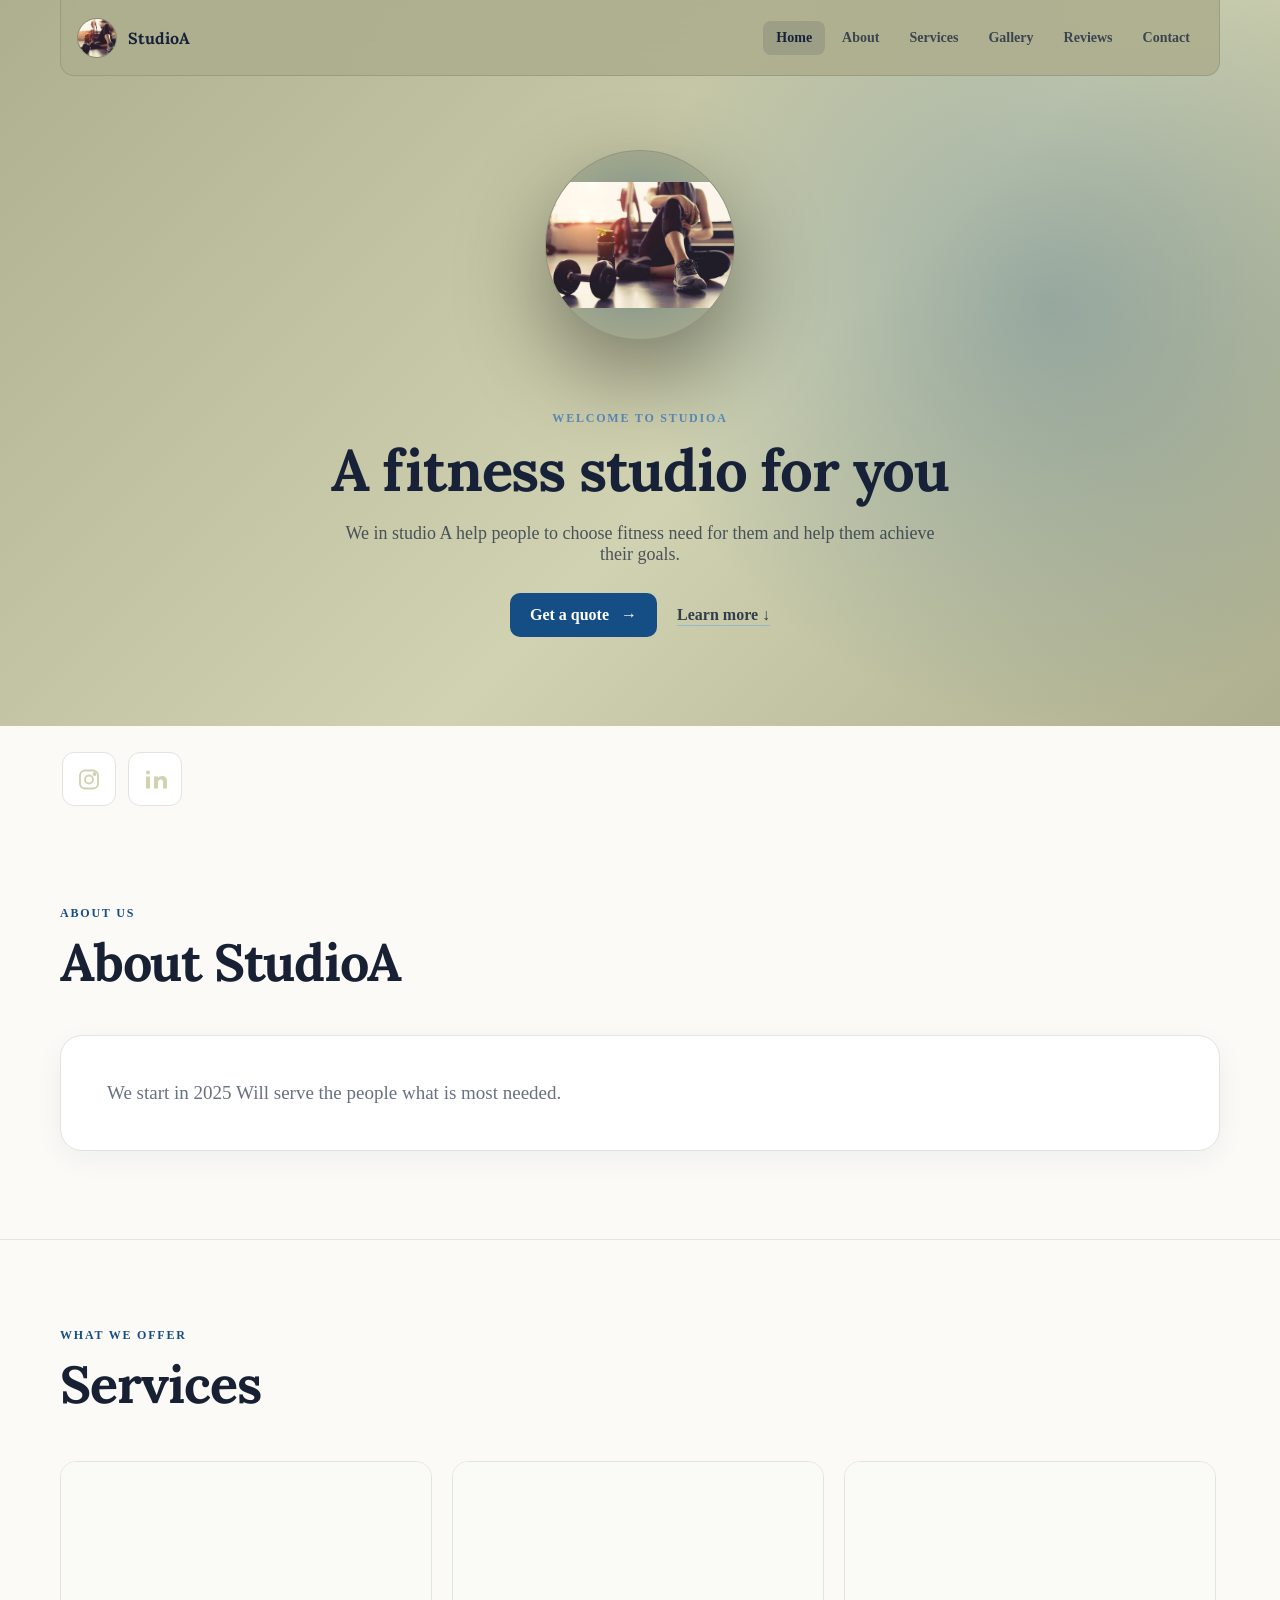
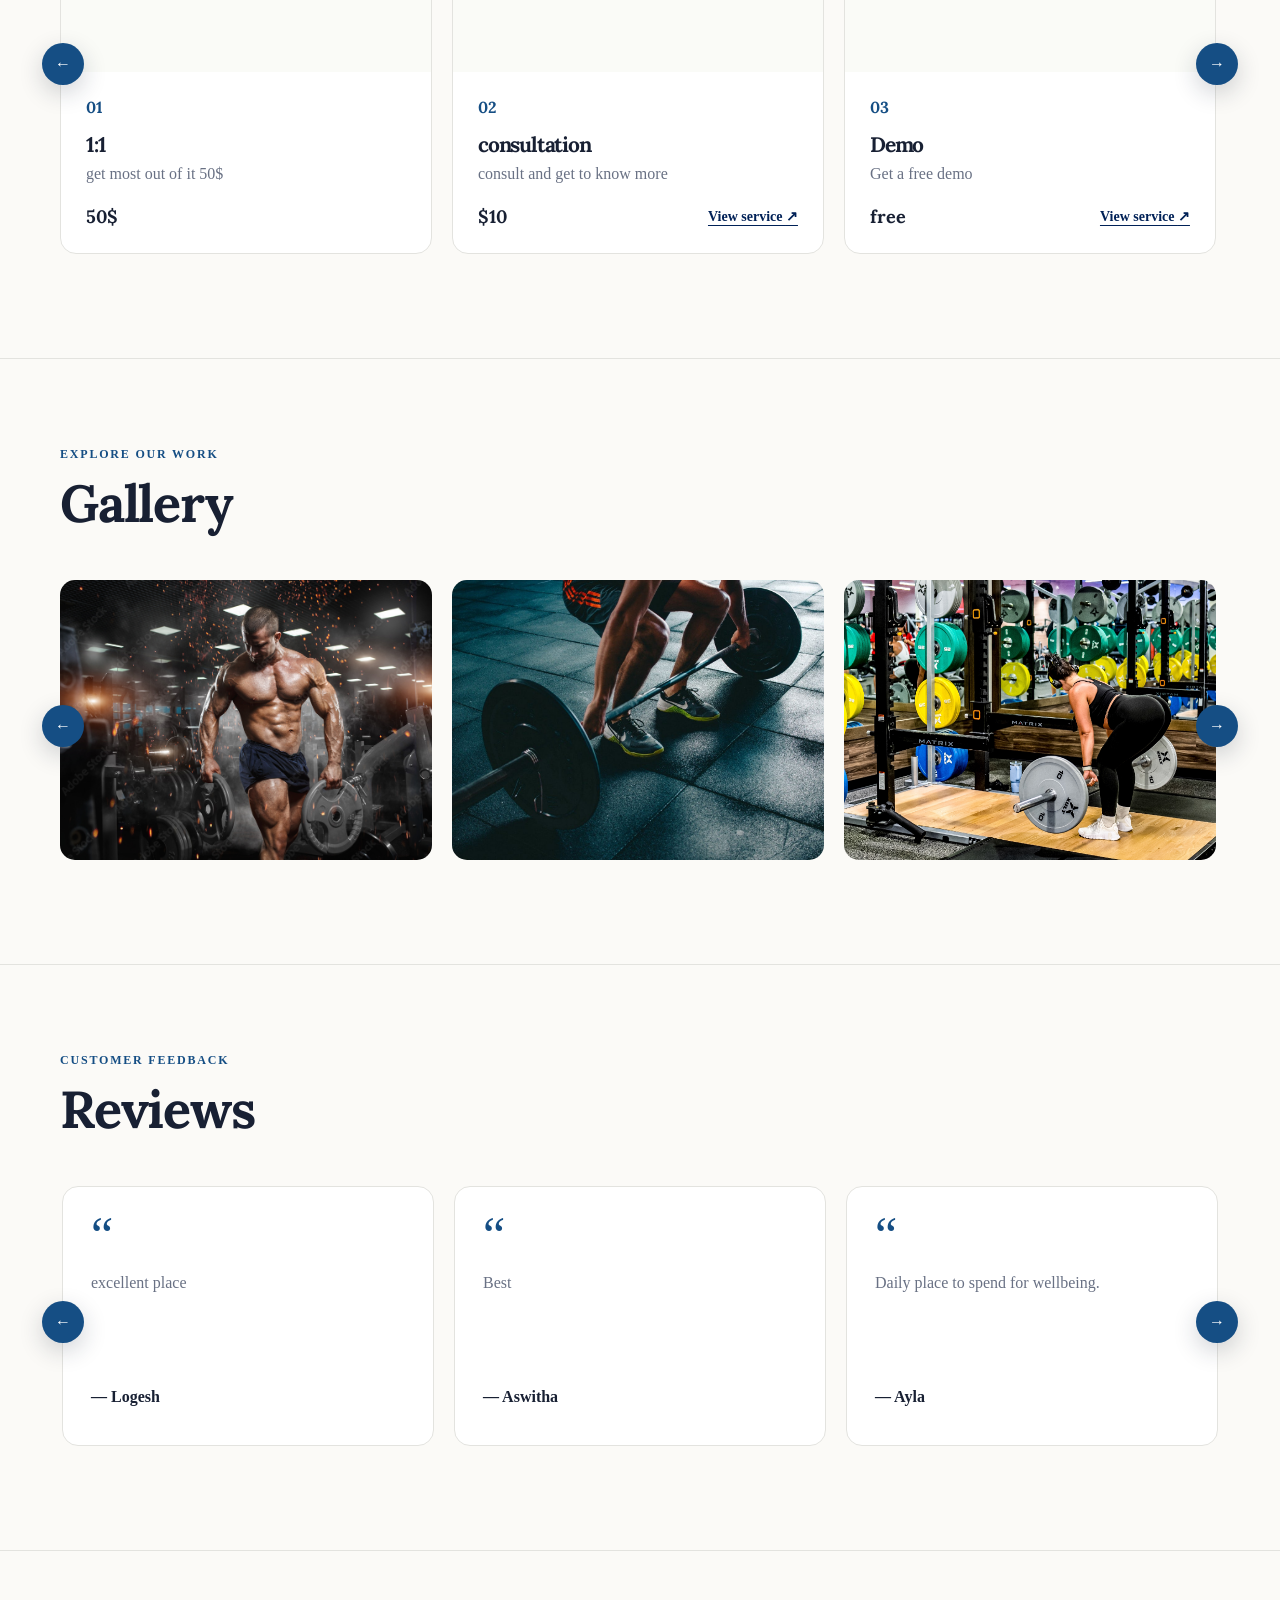
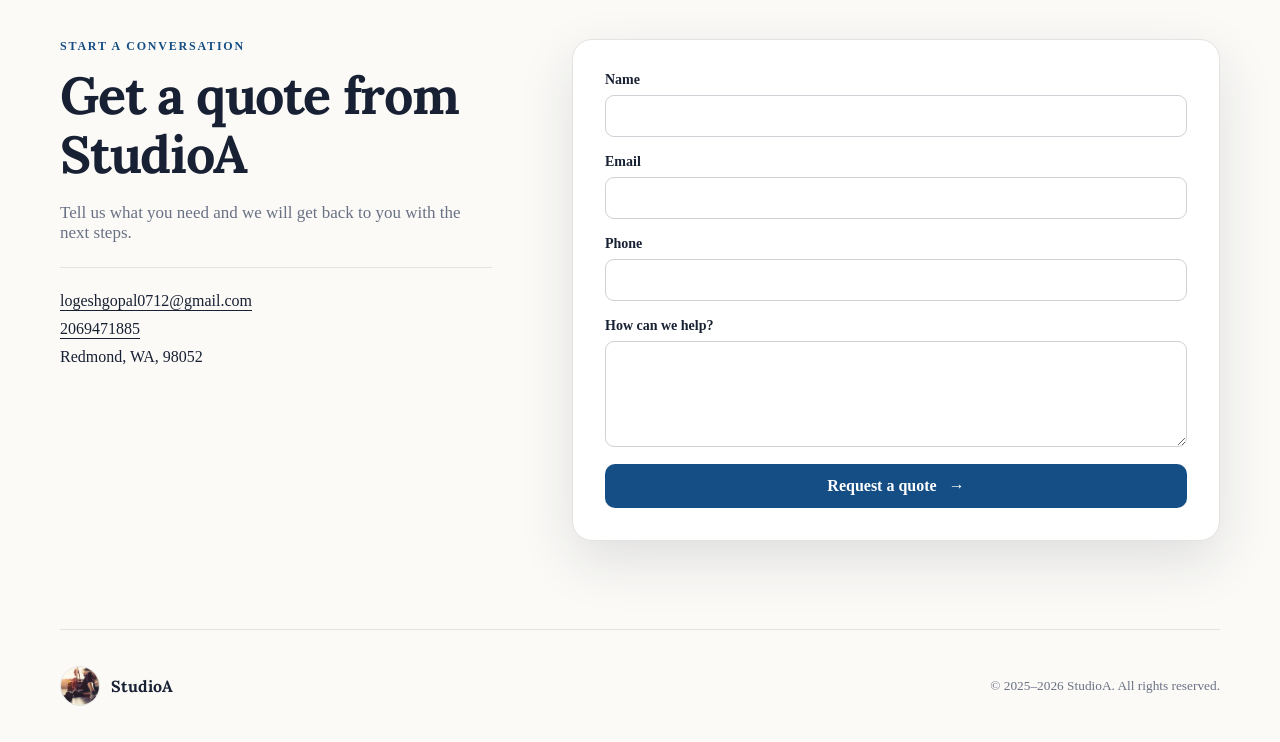
<file: index.html>
<!doctype html>
<html lang="en">
  <head>
    <meta charset="UTF-8" />
    <meta name="viewport" content="width=device-width, initial-scale=1.0" />
    <meta name="description" content="We in studio A help people to choose fitness need for them and help them achieve their goals." />
    <title>StudioA | StudioA</title>
    <link rel="preconnect" href="https://fonts.googleapis.com" />
    <link rel="preconnect" href="https://fonts.gstatic.com" crossorigin />
    <link href="https://fonts.googleapis.com/css2?family=Lora:wght@600;700&amp;family=Source+Sans+3:wght@400;500;600;700&amp;display=swap" rel="stylesheet" />
    <link rel="stylesheet" href="styles.css" />
    <script src="script.js" defer></script>
  </head>
  <body data-page="index">
    
    <header class="site-header">
      <nav class="nav-shell" aria-label="Main navigation">
        <a class="brand" href="index.html" aria-label="StudioA home"><img src="assets/logo.jpg" alt="StudioA logo" /><strong>StudioA</strong></a>
        <div class="desktop-nav"><a href="#top" class="active">Home</a><a href="#about">About</a><a href="#services">Services</a><a href="#gallery">Gallery</a><a href="#reviews">Reviews</a><a href="#contact">Contact</a></div>
        <button class="menu-button" type="button" aria-expanded="false" aria-controls="mobile-menu">
          <span></span><span></span><span></span><span class="sr-only">Open navigation</span>
        </button>
      </nav>
      <div class="mobile-nav" id="mobile-menu" hidden><a href="#top" class="active">Home</a><a href="#about">About</a><a href="#services">Services</a><a href="#gallery">Gallery</a><a href="#reviews">Reviews</a><a href="#contact">Contact</a></div>
      <div class="hero">
        <div class="hero-copy">
          <p class="eyebrow">Welcome to StudioA</p>
          <h1>A fitness studio for you</h1>
          <p class="hero-description">We in studio A help people to choose fitness need for them and help them achieve their goals.</p>
          <div class="hero-actions">
            <a class="primary-button" href="#contact">Get a quote <span aria-hidden="true">→</span></a>
            <a class="secondary-link" href="#about">Learn more <span aria-hidden="true">↓</span></a>
          </div>
        </div>
        <div class="hero-art"><div class="hero-image-wrap"><img src="assets/logo.jpg" alt="StudioA logo" /></div></div>
      </div>
    </header>
    
    <aside class="social-strip" aria-label="Company links">
      <div class="social-strip-track"><a class="social-icon-link" href="https://www.instagram.com/titleboxingclubredmond/" target="_blank" rel="noopener noreferrer" aria-label="Instagram" title="Instagram"><svg viewBox="0 0 24 24" aria-hidden="true"><rect x="3" y="3" width="18" height="18" rx="5"></rect><circle cx="12" cy="12" r="4"></circle><circle cx="17.5" cy="6.5" r="1"></circle></svg><span class="sr-only">Instagram</span></a><a class="social-icon-link" href="https://www.linkedin.com/in/logeshgopal/" target="_blank" rel="noopener noreferrer" aria-label="LinkedIn" title="LinkedIn"><svg viewBox="0 0 24 24" aria-hidden="true"><rect x="3" y="9" width="4" height="12"></rect><circle cx="5" cy="5" r="2"></circle><path d="M11 9h4v1.8c1-1.4 2.3-2.2 4.2-2.2 3 0 4.8 2 4.8 5.8V21h-4v-6c0-1.8-.6-3-2.3-3-1.8 0-2.7 1.2-2.7 3.4V21h-4V9Z"></path></svg><span class="sr-only">LinkedIn</span></a></div>
    </aside>
    <main class="home-main" id="home-sections" data-pages="about.html,services.html,gallery.html,reviews.html,contact.html">
      <div class="data-status" id="home-sections-status">Loading website sections…</div>
    </main>
    <footer class="site-footer">
      <a class="brand footer-brand" href="index.html"><img src="assets/logo.jpg" alt="StudioA logo" /><strong>StudioA</strong></a>
      <small>© <span id="copyright-years" data-start-year="2025"></span> StudioA. All rights reserved.</small>
    </footer>
  </body>
</html>
</file>
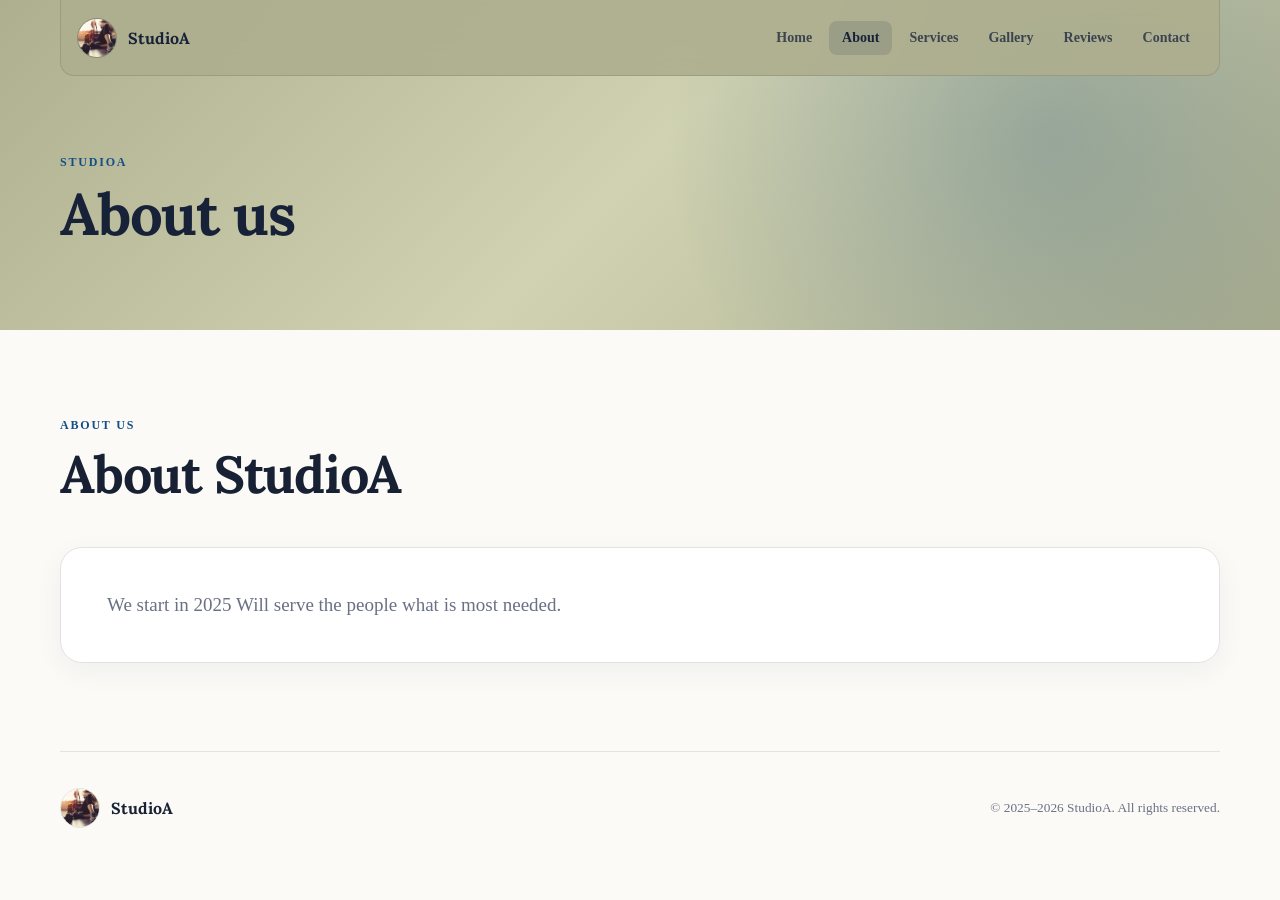
<file: about.html>
<!doctype html>
<html lang="en">
  <head>
    <meta charset="UTF-8" />
    <meta name="viewport" content="width=device-width, initial-scale=1.0" />
    <meta name="description" content="Learn about StudioA." />
    <title>About us | StudioA</title>
    <link rel="preconnect" href="https://fonts.googleapis.com" />
    <link rel="preconnect" href="https://fonts.gstatic.com" crossorigin />
    <link href="https://fonts.googleapis.com/css2?family=Lora:wght@600;700&amp;family=Source+Sans+3:wght@400;500;600;700&amp;display=swap" rel="stylesheet" />
    <link rel="stylesheet" href="styles.css" />
    <script src="script.js" defer></script>
  </head>
  <body data-page="about">
    
    <header class="page-site-header">
      <nav class="nav-shell" aria-label="Main navigation">
        <a class="brand" href="index.html" aria-label="StudioA home"><img src="assets/logo.jpg" alt="StudioA logo" /><strong>StudioA</strong></a>
        <div class="desktop-nav"><a href="#top">Home</a><a href="about.html" class="active">About</a><a href="services.html">Services</a><a href="gallery.html">Gallery</a><a href="reviews.html">Reviews</a><a href="contact.html">Contact</a></div>
        <button class="menu-button" type="button" aria-expanded="false" aria-controls="mobile-menu">
          <span></span><span></span><span></span><span class="sr-only">Open navigation</span>
        </button>
      </nav>
      <div class="mobile-nav" id="mobile-menu" hidden><a href="#top">Home</a><a href="about.html" class="active">About</a><a href="services.html">Services</a><a href="gallery.html">Gallery</a><a href="reviews.html">Reviews</a><a href="contact.html">Contact</a></div>
      <div class="page-banner">
        <p class="eyebrow">StudioA</p>
        <h1>About us</h1>
      </div>
    </header>
    <main class="page-main">
      <section class="content-section about-section">
        
      <div class="section-heading">
        <div>
          <p class="eyebrow">About us</p>
          <h2>About StudioA</h2>
        </div>
        
      </div>
        <div class="about-card"><p>We start in 2025
Will serve the people what is most needed.</p></div>
      </section>
    </main>
    <footer class="site-footer">
      <a class="brand footer-brand" href="index.html"><img src="assets/logo.jpg" alt="StudioA logo" /><strong>StudioA</strong></a>
      <small>© <span id="copyright-years" data-start-year="2025"></span> StudioA. All rights reserved.</small>
    </footer>
  </body>
</html>
</file>
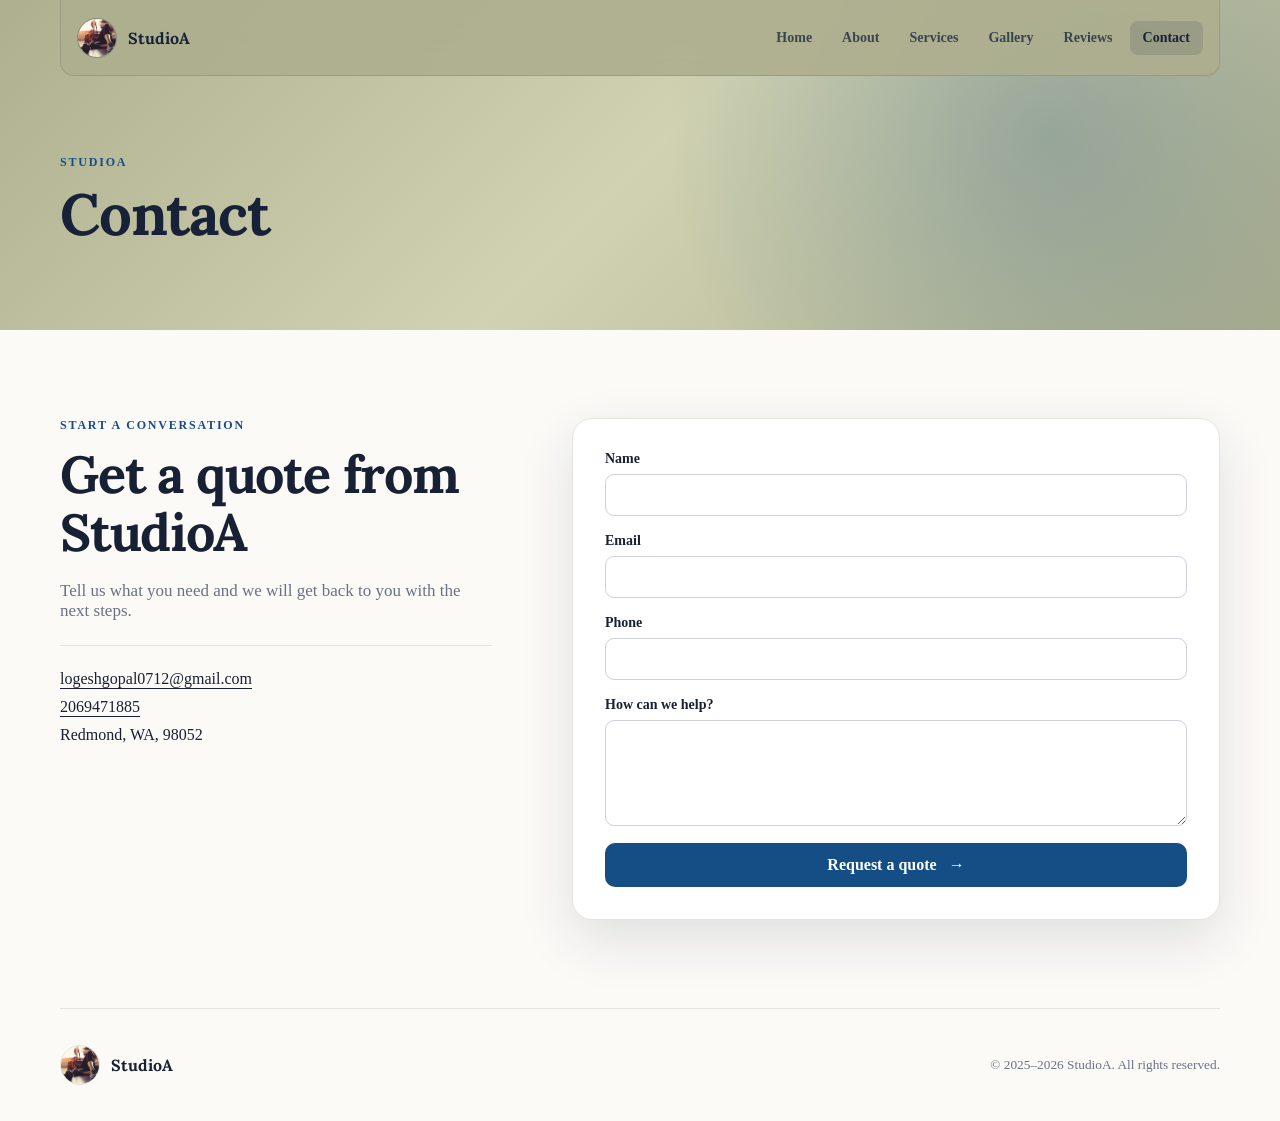
<file: contact.html>
<!doctype html>
<html lang="en">
  <head>
    <meta charset="UTF-8" />
    <meta name="viewport" content="width=device-width, initial-scale=1.0" />
    <meta name="description" content="Contact StudioA for a quote." />
    <title>Contact | StudioA</title>
    <link rel="preconnect" href="https://fonts.googleapis.com" />
    <link rel="preconnect" href="https://fonts.gstatic.com" crossorigin />
    <link href="https://fonts.googleapis.com/css2?family=Lora:wght@600;700&amp;family=Source+Sans+3:wght@400;500;600;700&amp;display=swap" rel="stylesheet" />
    <link rel="stylesheet" href="styles.css" />
    <script src="script.js" defer></script>
  </head>
  <body data-page="contact">
    
    <header class="page-site-header">
      <nav class="nav-shell" aria-label="Main navigation">
        <a class="brand" href="index.html" aria-label="StudioA home"><img src="assets/logo.jpg" alt="StudioA logo" /><strong>StudioA</strong></a>
        <div class="desktop-nav"><a href="#top">Home</a><a href="about.html">About</a><a href="services.html">Services</a><a href="gallery.html">Gallery</a><a href="reviews.html">Reviews</a><a href="contact.html" class="active">Contact</a></div>
        <button class="menu-button" type="button" aria-expanded="false" aria-controls="mobile-menu">
          <span></span><span></span><span></span><span class="sr-only">Open navigation</span>
        </button>
      </nav>
      <div class="mobile-nav" id="mobile-menu" hidden><a href="#top">Home</a><a href="about.html">About</a><a href="services.html">Services</a><a href="gallery.html">Gallery</a><a href="reviews.html">Reviews</a><a href="contact.html" class="active">Contact</a></div>
      <div class="page-banner">
        <p class="eyebrow">StudioA</p>
        <h1>Contact</h1>
      </div>
    </header>
    <main class="page-main">
      <section class="content-section contact-section">
        <div class="contact-copy">
          <p class="eyebrow">Start a conversation</p>
          <h2>Get a quote from StudioA</h2>
          <p>Tell us what you need and we will get back to you with the next steps.</p>
          <ul class="contact-details"><li><a href="mailto:logeshgopal0712@gmail.com">logeshgopal0712@gmail.com</a></li><li><a href="tel:2069471885">2069471885</a></li><li>Redmond, WA, 98052</li></ul>
        </div>
        <form class="contact-form" action="https://api.web3forms.com/submit" method="post">
           <input type="hidden" name="access_key" value="9248cad1-c646-497d-9b4e-7cc7e934f33a">
          <label>Name<input name="name" autocomplete="name" required /></label>
          <label>Email<input name="email" type="email" autocomplete="email" required /></label>
          <label>Phone<input name="phone" type="tel" autocomplete="tel" /></label>
          <label>How can we help?<textarea name="message" rows="5" required></textarea></label>
          <button type="submit">Request a quote <span aria-hidden="true">→</span></button>
        </form>
      </section>
    </main>
    <footer class="site-footer">
      <a class="brand footer-brand" href="index.html"><img src="assets/logo.jpg" alt="StudioA logo" /><strong>StudioA</strong></a>
      <small>© <span id="copyright-years" data-start-year="2025"></span> StudioA. All rights reserved.</small>
    </footer>
  </body>
</html>
</file>
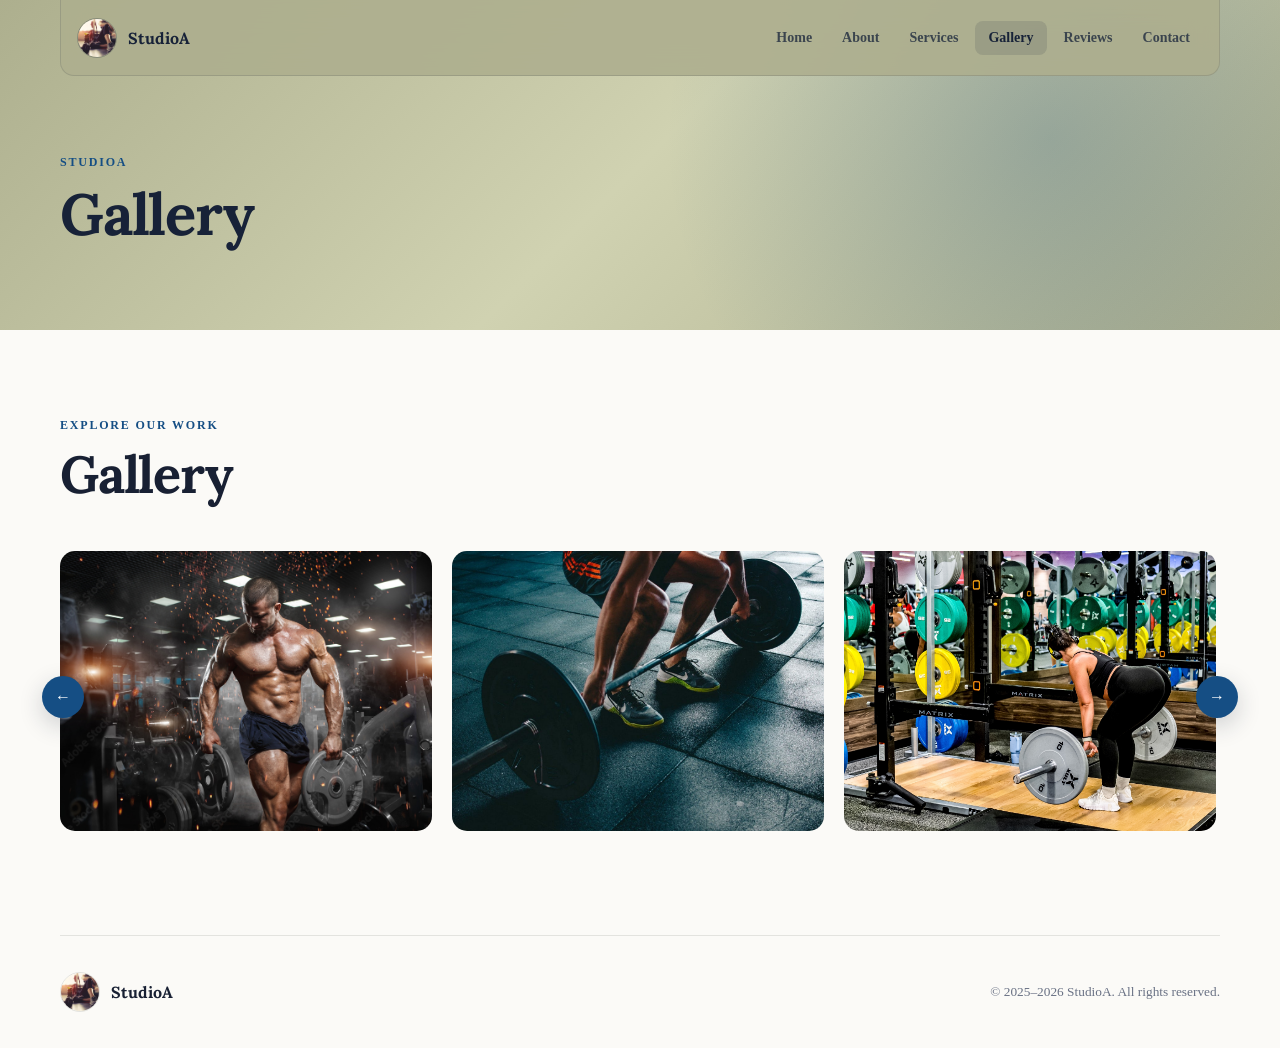
<file: gallery.html>
<!doctype html>
<html lang="en">
  <head>
    <meta charset="UTF-8" />
    <meta name="viewport" content="width=device-width, initial-scale=1.0" />
    <meta name="description" content="Gallery from StudioA." />
    <title>Gallery | StudioA</title>
    <link rel="preconnect" href="https://fonts.googleapis.com" />
    <link rel="preconnect" href="https://fonts.gstatic.com" crossorigin />
    <link href="https://fonts.googleapis.com/css2?family=Lora:wght@600;700&amp;family=Source+Sans+3:wght@400;500;600;700&amp;display=swap" rel="stylesheet" />
    <link rel="stylesheet" href="styles.css" />
    <script src="script.js" defer></script>
  </head>
  <body data-page="gallery">
    
    <header class="page-site-header">
      <nav class="nav-shell" aria-label="Main navigation">
        <a class="brand" href="index.html" aria-label="StudioA home"><img src="assets/logo.jpg" alt="StudioA logo" /><strong>StudioA</strong></a>
        <div class="desktop-nav"><a href="#top">Home</a><a href="about.html">About</a><a href="services.html">Services</a><a href="gallery.html" class="active">Gallery</a><a href="reviews.html">Reviews</a><a href="contact.html">Contact</a></div>
        <button class="menu-button" type="button" aria-expanded="false" aria-controls="mobile-menu">
          <span></span><span></span><span></span><span class="sr-only">Open navigation</span>
        </button>
      </nav>
      <div class="mobile-nav" id="mobile-menu" hidden><a href="#top">Home</a><a href="about.html">About</a><a href="services.html">Services</a><a href="gallery.html" class="active">Gallery</a><a href="reviews.html">Reviews</a><a href="contact.html">Contact</a></div>
      <div class="page-banner">
        <p class="eyebrow">StudioA</p>
        <h1>Gallery</h1>
      </div>
    </header>
    <main class="page-main">
      <section class="content-section">
        
      <div class="section-heading">
        <div>
          <p class="eyebrow">Explore our work</p>
          <h2>Gallery</h2>
        </div>
        
      </div>
        <div class="data-status" id="gallery-status">Loading gallery…</div>
        <div class="carousel-shell" data-carousel>
          <button class="carousel-arrow previous" type="button" data-carousel-direction="-1" aria-label="Previous gallery images">←</button>
          <div class="gallery-grid" id="gallery-list" data-carousel-track></div>
          <button class="carousel-arrow next" type="button" data-carousel-direction="1" aria-label="Next gallery images">→</button>
        </div>
      </section>
    </main>
    <footer class="site-footer">
      <a class="brand footer-brand" href="index.html"><img src="assets/logo.jpg" alt="StudioA logo" /><strong>StudioA</strong></a>
      <small>© <span id="copyright-years" data-start-year="2025"></span> StudioA. All rights reserved.</small>
    </footer>
  </body>
</html>
</file>
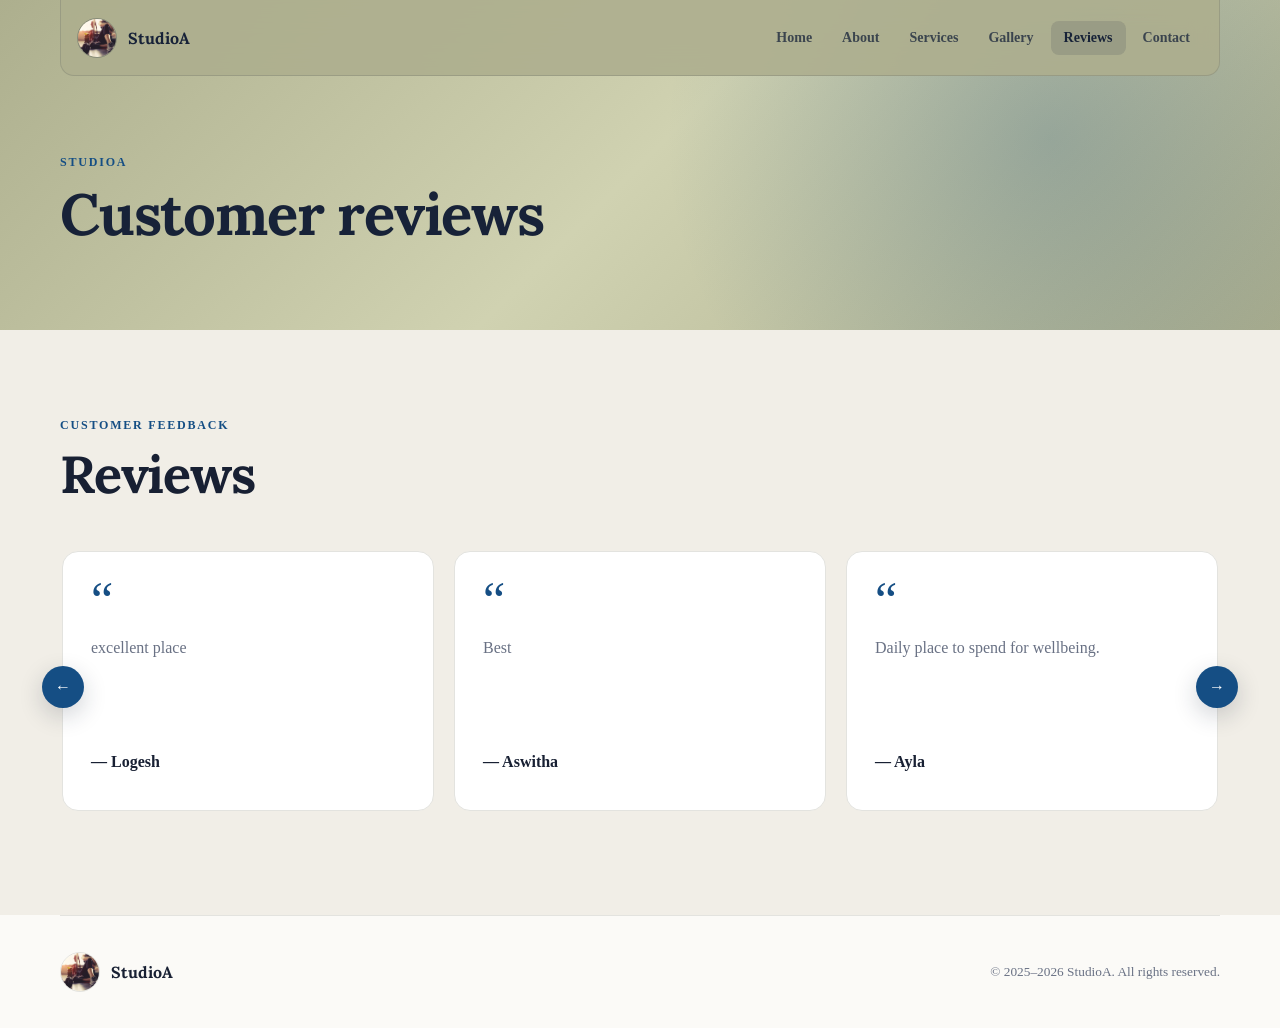
<file: reviews.html>
<!doctype html>
<html lang="en">
  <head>
    <meta charset="UTF-8" />
    <meta name="viewport" content="width=device-width, initial-scale=1.0" />
    <meta name="description" content="Customer reviews for StudioA." />
    <title>Customer reviews | StudioA</title>
    <link rel="preconnect" href="https://fonts.googleapis.com" />
    <link rel="preconnect" href="https://fonts.gstatic.com" crossorigin />
    <link href="https://fonts.googleapis.com/css2?family=Lora:wght@600;700&amp;family=Source+Sans+3:wght@400;500;600;700&amp;display=swap" rel="stylesheet" />
    <link rel="stylesheet" href="styles.css" />
    <script src="script.js" defer></script>
  </head>
  <body data-page="reviews">
    
    <header class="page-site-header">
      <nav class="nav-shell" aria-label="Main navigation">
        <a class="brand" href="index.html" aria-label="StudioA home"><img src="assets/logo.jpg" alt="StudioA logo" /><strong>StudioA</strong></a>
        <div class="desktop-nav"><a href="#top">Home</a><a href="about.html">About</a><a href="services.html">Services</a><a href="gallery.html">Gallery</a><a href="reviews.html" class="active">Reviews</a><a href="contact.html">Contact</a></div>
        <button class="menu-button" type="button" aria-expanded="false" aria-controls="mobile-menu">
          <span></span><span></span><span></span><span class="sr-only">Open navigation</span>
        </button>
      </nav>
      <div class="mobile-nav" id="mobile-menu" hidden><a href="#top">Home</a><a href="about.html">About</a><a href="services.html">Services</a><a href="gallery.html">Gallery</a><a href="reviews.html" class="active">Reviews</a><a href="contact.html">Contact</a></div>
      <div class="page-banner">
        <p class="eyebrow">StudioA</p>
        <h1>Customer reviews</h1>
      </div>
    </header>
    <main class="page-main reviews-page">
      <section class="content-section">
        
      <div class="section-heading">
        <div>
          <p class="eyebrow">Customer feedback</p>
          <h2>Reviews</h2>
        </div>
        
      </div>
        <div class="data-status" id="reviews-status">Loading reviews…</div>
        <div class="carousel-shell" data-carousel>
          <button class="carousel-arrow previous" type="button" data-carousel-direction="-1" aria-label="Previous reviews">←</button>
          <div class="review-grid" id="review-list" data-carousel-track></div>
          <button class="carousel-arrow next" type="button" data-carousel-direction="1" aria-label="Next reviews">→</button>
        </div>
      </section>
    </main>
    <footer class="site-footer">
      <a class="brand footer-brand" href="index.html"><img src="assets/logo.jpg" alt="StudioA logo" /><strong>StudioA</strong></a>
      <small>© <span id="copyright-years" data-start-year="2025"></span> StudioA. All rights reserved.</small>
    </footer>
  </body>
</html>
</file>
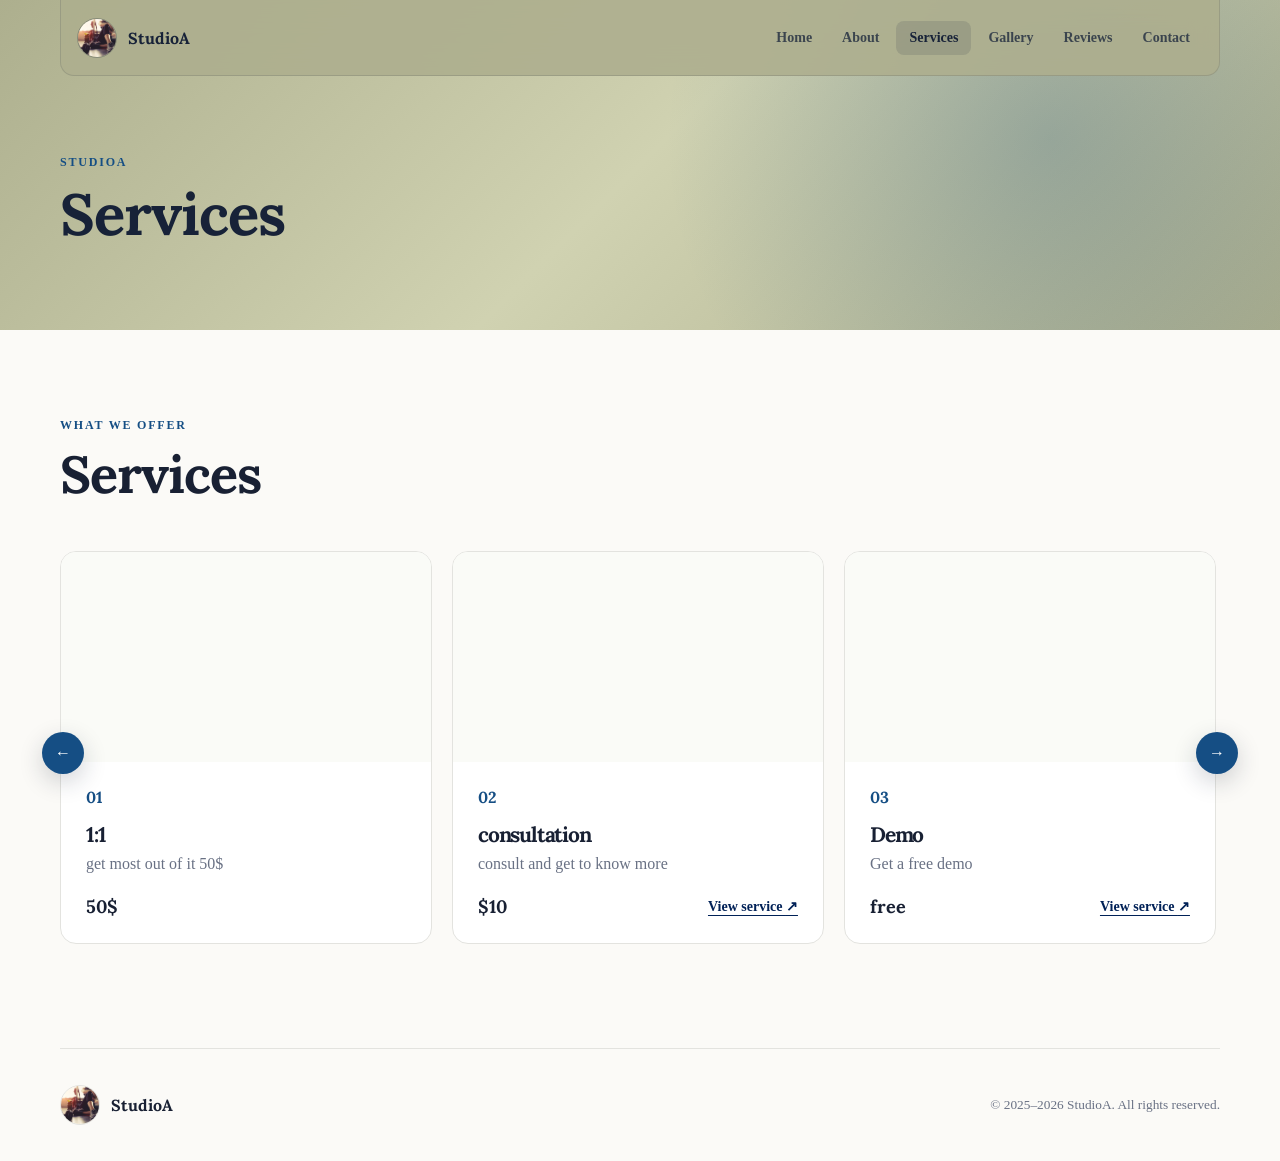
<file: services.html>
<!doctype html>
<html lang="en">
  <head>
    <meta charset="UTF-8" />
    <meta name="viewport" content="width=device-width, initial-scale=1.0" />
    <meta name="description" content="Services offered by StudioA." />
    <title>Services | StudioA</title>
    <link rel="preconnect" href="https://fonts.googleapis.com" />
    <link rel="preconnect" href="https://fonts.gstatic.com" crossorigin />
    <link href="https://fonts.googleapis.com/css2?family=Lora:wght@600;700&amp;family=Source+Sans+3:wght@400;500;600;700&amp;display=swap" rel="stylesheet" />
    <link rel="stylesheet" href="styles.css" />
    <script src="script.js" defer></script>
  </head>
  <body data-page="services">
    
    <header class="page-site-header">
      <nav class="nav-shell" aria-label="Main navigation">
        <a class="brand" href="index.html" aria-label="StudioA home"><img src="assets/logo.jpg" alt="StudioA logo" /><strong>StudioA</strong></a>
        <div class="desktop-nav"><a href="#top">Home</a><a href="about.html">About</a><a href="services.html" class="active">Services</a><a href="gallery.html">Gallery</a><a href="reviews.html">Reviews</a><a href="contact.html">Contact</a></div>
        <button class="menu-button" type="button" aria-expanded="false" aria-controls="mobile-menu">
          <span></span><span></span><span></span><span class="sr-only">Open navigation</span>
        </button>
      </nav>
      <div class="mobile-nav" id="mobile-menu" hidden><a href="#top">Home</a><a href="about.html">About</a><a href="services.html" class="active">Services</a><a href="gallery.html">Gallery</a><a href="reviews.html">Reviews</a><a href="contact.html">Contact</a></div>
      <div class="page-banner">
        <p class="eyebrow">StudioA</p>
        <h1>Services</h1>
      </div>
    </header>
    <main class="page-main">
      <section class="content-section">
        
      <div class="section-heading">
        <div>
          <p class="eyebrow">What we offer</p>
          <h2>Services</h2>
        </div>
        
      </div>
        <div class="data-status" id="services-status">Loading services…</div>
        
        <div class="carousel-shell" data-carousel>
          <button class="carousel-arrow previous" type="button" data-carousel-direction="-1" aria-label="Previous services">←</button>
          <div class="service-grid horizontal-services" id="service-list" data-carousel-track></div>
          <button class="carousel-arrow next" type="button" data-carousel-direction="1" aria-label="Next services">→</button>
        </div>
      </section>
    </main>
    <footer class="site-footer">
      <a class="brand footer-brand" href="index.html"><img src="assets/logo.jpg" alt="StudioA logo" /><strong>StudioA</strong></a>
      <small>© <span id="copyright-years" data-start-year="2025"></span> StudioA. All rights reserved.</small>
    </footer>
  </body>
</html>
</file>
<file: styles.css>
:root {
  --ink: #182033;
  --muted: #697184;
  --paper: #fbfaf7;
  --white: #ffffff;
  --navy: #d0d2b1;
  --brand: #154e84;
  --brand-dark: #002157;
  --brand-light: #74ade3;
  --secondary: #d0d2b1;
  --secondary-dark: #adaf8e;
  --secondary-light: #ffffff;
  --on-secondary: #172238;
  --on-brand: #ffffff;
  --border: #e3e3df;
  --shadow: 0 20px 55px rgba(23, 34, 56, 0.12);
}

* {
  box-sizing: border-box;
}

html {
  scroll-behavior: smooth;
}

body {
  margin: 0;
  color: var(--ink);
  background: var(--paper);
  font-family: "Source Sans 3", sans-serif;
  line-height: 1.6;
}

body,
button,
input,
textarea {
  font: inherit;
}

img {
  display: block;
  max-width: 100%;
}

a {
  color: inherit;
}

.sr-only {
  position: absolute;
  width: 1px;
  height: 1px;
  padding: 0;
  margin: -1px;
  overflow: hidden;
  clip: rect(0, 0, 0, 0);
  white-space: nowrap;
  border: 0;
}

.site-header {
  min-height: 640px;
  padding-top: 76px;
  overflow: hidden;
  color: var(--on-secondary);
  background:
    radial-gradient(circle at 82% 42%, color-mix(in srgb, var(--brand) 28%, transparent), transparent 26rem),
    linear-gradient(135deg, var(--secondary-dark), var(--secondary) 58%, var(--secondary-dark));
}

.nav-shell,
.hero,
.content-section,
.site-footer {
  width: min(1160px, calc(100% - 40px));
  margin-inline: auto;
}

.nav-shell {
  position: fixed;
  z-index: 20;
  top: 0;
  left: 50%;
  display: flex;
  align-items: center;
  justify-content: space-between;
  min-height: 76px;
  padding: 0 16px;
  background: color-mix(in srgb, var(--secondary-dark) 90%, transparent);
  border: 1px solid color-mix(in srgb, var(--on-secondary) 13%, transparent);
  border-top: 0;
  border-radius: 0 0 14px 14px;
  backdrop-filter: blur(14px);
  transform: translateX(-50%);
}

.brand {
  display: inline-flex;
  gap: 11px;
  align-items: center;
  font-family: "Lora", serif;
  text-decoration: none;
}

.brand img,
.brand-mark {
  width: 40px;
  height: 40px;
  object-fit: cover;
  border: 1px solid color-mix(in srgb, var(--on-secondary) 25%, transparent);
  border-radius: 50%;
}

.brand-mark {
  display: grid;
  color: color-mix(in srgb, var(--brand-light) 75%, var(--on-secondary));
  font-size: 13px;
  background: var(--secondary-dark);
  place-items: center;
}

.desktop-nav {
  display: flex;
  gap: 4px;
}

.desktop-nav a,
.mobile-nav a {
  padding: 9px 13px;
  color: color-mix(in srgb, var(--on-secondary) 76%, transparent);
  font-size: 14px;
  font-weight: 600;
  text-decoration: none;
  border-radius: 8px;
}

.desktop-nav a:hover {
  color: var(--on-secondary);
  background: color-mix(in srgb, var(--on-secondary) 10%, transparent);
}

.menu-button,
.mobile-nav {
  display: none;
}

.hero {
  display: grid;
  grid-template-columns: minmax(0, 1.1fr) minmax(300px, 0.9fr);
  gap: 60px;
  align-items: center;
  min-height: 560px;
}

.hero-copy {
  max-width: 680px;
  padding: 60px 0;
}

.eyebrow {
  margin: 0 0 12px;
  color: var(--brand);
  font-size: 12px;
  font-weight: 700;
  letter-spacing: 1.8px;
  text-transform: uppercase;
}

.hero .eyebrow {
  color: color-mix(in srgb, var(--brand-light) 75%, var(--on-secondary));
}

h1,
h2,
h3 {
  margin-top: 0;
  font-family: "Lora", serif;
  line-height: 1.12;
  letter-spacing: -1.2px;
}

h1 {
  margin-bottom: 20px;
  font-size: clamp(36px, 5vw, 58px);
}

h2 {
  margin-bottom: 0;
  font-size: clamp(34px, 5vw, 52px);
}

h3 {
  font-size: 21px;
}

.hero-description {
  max-width: 620px;
  margin: 0 0 28px;
  color: color-mix(in srgb, var(--on-secondary) 72%, transparent);
  font-size: 18px;
}

.hero-actions {
  display: flex;
  gap: 20px;
  align-items: center;
  flex-wrap: wrap;
}

.primary-button,
.contact-form button {
  display: inline-flex;
  gap: 12px;
  align-items: center;
  justify-content: center;
  padding: 13px 20px;
  color: var(--on-brand);
  font-weight: 700;
  text-decoration: none;
  background: var(--brand);
  border: 0;
  border-radius: 10px;
  cursor: pointer;
  transition: 180ms ease;
}

.primary-button:hover,
.contact-form button:hover {
  background: var(--brand-dark);
  transform: translateY(-2px);
}

.secondary-link {
  color: color-mix(in srgb, var(--on-secondary) 84%, transparent);
  font-weight: 600;
  text-decoration-color: color-mix(in srgb, var(--brand-light) 60%, transparent);
  text-underline-offset: 5px;
}

.hero-art {
  position: relative;
  display: grid;
  min-height: 340px;
  place-items: center;
}

.hero-image-wrap,
.hero-monogram {
  position: relative;
  width: min(100%, 310px);
  aspect-ratio: 1;
  overflow: hidden;
  background: var(--secondary-dark);
  border: 1px solid color-mix(in srgb, var(--on-secondary) 18%, transparent);
  border-radius: 30px;
  box-shadow: 0 35px 90px rgba(0, 0, 0, 0.4);
}

.hero-image-wrap::before,
.hero-monogram::before {
  position: absolute;
  z-index: 0;
  inset: -20%;
  content: "";
  background: radial-gradient(circle, color-mix(in srgb, var(--brand) 38%, transparent), transparent 65%);
}

.hero-image-wrap img {
  position: relative;
  z-index: 1;
  width: 100%;
  height: 100%;
  object-fit: contain;
}

.hero-monogram {
  display: grid;
  place-items: center;
}

.hero-monogram span {
  position: relative;
  z-index: 1;
  color: var(--brand-light);
  font-family: "Lora", serif;
  font-size: clamp(80px, 13vw, 150px);
}

.content-section {
  padding: 88px 0;
  scroll-margin-top: 100px;
}

.content-section + .content-section {
  border-top: 1px solid var(--border);
}

.section-heading {
  display: flex;
  gap: 50px;
  align-items: end;
  justify-content: space-between;
  margin-bottom: 44px;
}

.section-heading > p {
  max-width: 430px;
  margin: 0;
  color: var(--muted);
}

.about-card {
  padding: 46px;
  background: var(--white);
  border: 1px solid var(--border);
  border-radius: 22px;
  box-shadow: 0 8px 28px rgba(23, 34, 56, 0.05);
}

.about-card > p {
  margin: 0;
  color: var(--muted);
  font-size: 19px;
}

.carousel-shell {
  position: relative;
}

.service-grid,
.review-grid,
.gallery-grid {
  display: flex;
  gap: 20px;
  overflow-x: auto;
  padding: 4px 2px 16px;
  scroll-behavior: smooth;
  scroll-snap-type: x mandatory;
  scrollbar-width: none;
}

.service-grid::-webkit-scrollbar,
.review-grid::-webkit-scrollbar,
.gallery-grid::-webkit-scrollbar {
  display: none;
}

.carousel-arrow {
  position: absolute;
  z-index: 3;
  top: 50%;
  display: grid;
  width: 42px;
  height: 42px;
  padding: 0;
  color: var(--on-brand);
  background: var(--brand);
  border: 0;
  border-radius: 50%;
  cursor: pointer;
  place-items: center;
  transform: translateY(-50%);
  box-shadow: 0 8px 24px rgba(23, 34, 56, 0.2);
}

.carousel-arrow:hover {
  background: var(--brand-dark);
}

.carousel-arrow.previous {
  left: -18px;
}

.carousel-arrow.next {
  right: -18px;
}

.service-card,
blockquote {
  flex: 0 0 calc((100% - 40px) / 3);
  min-height: 260px;
  margin: 0;
  padding: 28px;
  background: var(--white);
  border: 1px solid var(--border);
  border-radius: 16px;
}

.service-number {
  color: var(--brand);
  font-family: "Lora", serif;
  font-weight: 800;
}

.service-card {
  padding: 0;
  overflow: hidden;
}

.service-card-content {
  display: flex;
  min-width: 0;
  padding: 25px;
  flex-direction: column;
}

.service-card h3 {
  margin: 16px 0 8px;
}

.service-card p,
blockquote p {
  margin: 0;
  color: var(--muted);
}

.service-media {
  width: 100%;
  height: 210px;
  overflow: hidden;
  background: color-mix(in srgb, var(--secondary) 10%, white);
}

.service-media img,
.service-media iframe {
  width: 100%;
  height: 100%;
  object-fit: cover;
  border: 0;
}

.service-card-footer {
  display: flex;
  gap: 14px;
  align-items: center;
  justify-content: space-between;
  margin-top: auto;
  padding-top: 22px;
}

.service-price {
  color: var(--ink);
  font-family: "Lora", serif;
  font-size: 18px;
}

.service-link {
  color: var(--brand-dark);
  font-size: 14px;
  font-weight: 700;
  text-underline-offset: 4px;
}

.vertical-services {
  display: grid;
  gap: 24px;
  overflow: visible;
  padding: 0;
  scroll-snap-type: none;
}

.vertical-services .service-card {
  display: grid;
  grid-template-columns: minmax(260px, 0.75fr) minmax(0, 1.25fr);
  min-height: 310px;
}

.vertical-services .service-media {
  height: 100%;
  min-height: 310px;
}

.vertical-services .service-card-content {
  padding: 32px;
}

.horizontal-services .service-card {
  flex-basis: calc((100% - 40px) / 3);
}

.gallery-grid figure {
  flex: 0 0 calc((100% - 40px) / 3);
  height: 280px;
  min-height: 260px;
  margin: 0;
  overflow: hidden;
  background: #e9e8e4;
  border-radius: 15px;
}

.gallery-grid img {
  width: 100%;
  height: 100%;
  object-fit: cover;
  transition: transform 300ms ease;
}

.gallery-grid figure:hover img {
  transform: scale(1.04);
}

.service-card,
.gallery-grid figure,
blockquote {
  scroll-snap-align: start;
}

.social-strip {
  width: min(1160px, calc(100% - 40px));
  margin: 24px auto 0;
}

.social-strip-track {
  display: flex;
  gap: 12px;
  overflow-x: auto;
  padding: 2px 2px 12px;
  scrollbar-width: none;
}

.social-strip-track::-webkit-scrollbar {
  display: none;
}

.social-icon-link {
  display: inline-flex;
  align-items: center;
  justify-content: center;
  width: 54px;
  height: 54px;
  padding: 14px;
  color: var(--secondary);
  text-decoration: none;
  background: var(--white);
  border: 1px solid var(--border);
  border-radius: 12px;
  cursor: pointer;
  transition: 180ms ease;
}

.social-icon-link:hover {
  color: var(--brand-dark);
  border-color: var(--brand);
  transform: translateY(-2px);
}

.social-icon-link svg {
  width: 25px;
  height: 25px;
  fill: none;
  stroke: currentColor;
  stroke-linecap: round;
  stroke-linejoin: round;
  stroke-width: 1.8;
}

.social-icon-link[aria-label="Facebook"] svg,
.social-icon-link[aria-label="LinkedIn"] svg {
  fill: currentColor;
  stroke: none;
}

.contact-action {
  display: flex;
  flex: 0 0 auto;
  gap: 8px;
  align-items: center;
}

.contact-action-details {
  display: flex;
  gap: 8px;
  align-items: center;
  min-height: 54px;
  padding: 7px 8px 7px 14px;
  white-space: nowrap;
  background: var(--white);
  border: 1px solid var(--brand);
  border-radius: 12px;
}

.contact-action-details[hidden] {
  display: none;
}

.contact-action-details a {
  color: var(--ink);
  font-weight: 700;
  text-decoration: none;
}

.contact-action-details button {
  padding: 7px 10px;
  color: var(--on-brand);
  font-size: 12px;
  font-weight: 700;
  background: var(--brand);
  border: 0;
  border-radius: 7px;
  cursor: pointer;
}

.reviews-section {
  width: auto;
  max-width: none;
  padding-inline: max(20px, calc((100% - 1160px) / 2));
  background: #f1eee7;
}

.quote-mark {
  color: var(--brand);
  font-family: Georgia, serif;
  font-size: 50px;
  line-height: 0.8;
}

blockquote p {
  min-height: 90px;
  margin: 18px 0 24px;
  font-size: 16px;
}

blockquote footer {
  font-weight: 700;
}

.contact-section {
  display: grid;
  grid-template-columns: 0.8fr 1.2fr;
  gap: 80px;
  align-items: start;
}

.contact-copy h2 {
  margin-bottom: 20px;
}

.contact-copy > p:not(.eyebrow) {
  color: var(--muted);
  font-size: 17px;
}

.contact-details {
  display: grid;
  gap: 10px;
  padding: 24px 0 0;
  margin: 24px 0 0;
  list-style: none;
  border-top: 1px solid var(--border);
}

.contact-details a {
  text-underline-offset: 4px;
}

.contact-form {
  display: grid;
  gap: 17px;
  padding: 32px;
  background: var(--white);
  border: 1px solid var(--border);
  border-radius: 20px;
  box-shadow: var(--shadow);
}

.contact-form label {
  display: grid;
  gap: 7px;
  font-size: 14px;
  font-weight: 700;
}

.contact-form input,
.contact-form textarea {
  width: 100%;
  padding: 12px 13px;
  border: 1px solid #cfd1d6;
  border-radius: 9px;
  outline: none;
}

.contact-form input:focus,
.contact-form textarea:focus {
  border-color: var(--brand);
  box-shadow: 0 0 0 3px color-mix(in srgb, var(--brand) 18%, transparent);
}

.contact-form textarea {
  resize: vertical;
}

.contact-form button {
  width: 100%;
}

.site-footer {
  display: flex;
  align-items: center;
  justify-content: space-between;
  padding: 36px 0;
  border-top: 1px solid var(--border);
}

.footer-brand .brand-mark,
.footer-brand img {
  border-color: var(--border);
}

.site-footer small {
  color: var(--muted);
}

@media (max-width: 850px) {
  .desktop-nav {
    display: none;
  }

  .menu-button {
    display: grid;
    gap: 4px;
    width: 42px;
    height: 42px;
    padding: 10px;
    background: color-mix(in srgb, var(--on-secondary) 8%, transparent);
    border: 0;
    border-radius: 9px;
    cursor: pointer;
    place-content: center;
  }

  .menu-button > span:not(.sr-only) {
    width: 20px;
    height: 2px;
    background: var(--on-secondary);
  }

  .mobile-nav {
    position: fixed;
    z-index: 19;
    top: 76px;
    left: 50%;
    width: min(100% - 40px, 1160px);
    padding: 8px;
    margin: 0;
    background: color-mix(in srgb, var(--secondary-dark) 96%, transparent);
    border: 1px solid color-mix(in srgb, var(--on-secondary) 12%, transparent);
    border-radius: 10px;
    transform: translateX(-50%);
  }

  .mobile-nav:not([hidden]) {
    display: grid;
  }

  .mobile-nav a {
    display: block;
  }

  .hero {
    grid-template-columns: minmax(0, 1.15fr) minmax(240px, 0.85fr);
    gap: 30px;
  }

  .service-card,
  blockquote,
  .gallery-grid figure {
    flex-basis: calc((100% - 20px) / 2);
  }

  .vertical-services .service-card {
    grid-template-columns: minmax(220px, 0.8fr) minmax(0, 1.2fr);
  }

  .about-card,
  .contact-section {
    grid-template-columns: 1fr;
    gap: 35px;
  }
}

@media (max-width: 620px) {
  .nav-shell,
  .hero,
  .content-section,
  .site-footer,
  .mobile-nav {
    width: min(100% - 28px, 1160px);
  }

  .site-header {
    min-height: auto;
  }

  .nav-shell {
    min-height: 68px;
  }

  .brand {
    max-width: calc(100% - 60px);
  }

  .brand strong {
    overflow: hidden;
    text-overflow: ellipsis;
    white-space: nowrap;
  }

  .hero {
    grid-template-columns: minmax(0, 1.25fr) minmax(105px, 0.75fr);
    gap: 14px;
    min-height: 430px;
  }

  .hero-copy {
    padding: 45px 0;
  }

  h1 {
    font-size: clamp(28px, 8vw, 39px);
  }

  .hero-description {
    font-size: 15px;
  }

  .hero-art {
    min-height: 170px;
  }

  .hero-image-wrap,
  .hero-monogram {
    border-radius: 18px;
  }

  .primary-button {
    padding: 11px 14px;
    font-size: 13px;
  }

  .secondary-link {
    font-size: 13px;
  }

  .content-section {
    padding: 62px 0;
  }

  .section-heading {
    display: grid;
    gap: 16px;
    margin-bottom: 30px;
  }

  .about-card {
    padding: 26px 20px;
  }

  .about-card > p {
    font-size: 16px;
  }

  .service-card,
  blockquote,
  .gallery-grid figure {
    flex-basis: 86%;
  }

  .vertical-services .service-card {
    display: block;
    min-height: 0;
  }

  .vertical-services .service-media {
    height: 220px;
    min-height: 0;
  }

  .vertical-services .service-card-content {
    padding: 24px 20px;
  }

  .gallery-grid figure {
    height: 250px;
    min-height: 230px;
  }

  .carousel-arrow.previous {
    left: 4px;
  }

  .carousel-arrow.next {
    right: 4px;
  }

  .social-strip {
    width: min(100% - 28px, 1160px);
  }


  .reviews-section {
    width: auto;
    padding-inline: 14px;
  }

  blockquote p {
    min-height: auto;
  }

  .contact-form {
    padding: 24px 18px;
  }

  .site-footer {
    align-items: start;
    flex-direction: column;
    gap: 12px;
  }
}

@media (prefers-reduced-motion: reduce) {
  * {
    scroll-behavior: auto !important;
    transition-duration: 0.01ms !important;
  }
}


/* Template 3: centered and stacked */
.hero {
  grid-template-columns: 1fr;
  gap: 0;
  min-height: 650px;
  text-align: center;
}

.hero-art {
  grid-row: 1;
  grid-column: 1;
  min-height: 245px;
  padding-top: 45px;
}

.hero-image-wrap,
.hero-monogram {
  width: min(100%, 190px);
  border-radius: 50%;
}

.hero-monogram span {
  font-size: 72px;
}

.hero-copy {
  grid-row: 2;
  grid-column: 1;
  padding: 18px 0 65px;
  margin-inline: auto;
}

.hero-description {
  margin-inline: auto;
}

.hero-actions {
  justify-content: center;
}

@media (max-width: 620px) {
  .hero {
    grid-template-columns: 1fr;
    min-height: 540px;
  }

  .hero-art {
    min-height: 175px;
    padding-top: 35px;
  }

  .hero-image-wrap,
  .hero-monogram {
    width: min(100%, 125px);
  }

  .hero-monogram span {
    font-size: 48px;
  }

  .hero-copy {
    padding: 12px 0 48px;
  }
}


.page-site-header {
  min-height: 330px;
  padding-top: 76px;
  color: var(--on-secondary);
  background:
    radial-gradient(circle at 82% 42%, color-mix(in srgb, var(--brand) 24%, transparent), transparent 24rem),
    linear-gradient(135deg, var(--secondary-dark), var(--secondary), var(--secondary-dark));
}

.page-banner {
  display: grid;
  width: min(1160px, calc(100% - 40px));
  min-height: 250px;
  margin-inline: auto;
  align-content: center;
}

.page-banner h1 {
  margin: 0;
}

.desktop-nav a.active,
.mobile-nav a.active {
  color: var(--on-secondary);
  background: color-mix(in srgb, var(--on-secondary) 13%, transparent);
}

.page-main {
  min-height: 420px;
}

.home-main {
  min-height: 1px;
}

.home-page-section {
  scroll-margin-top: 90px;
}

.home-page-section + .home-page-section {
  border-top: 1px solid var(--border);
}

.home-page-section .page-main {
  min-height: 0;
}

.home-page-section .reviews-page {
  padding-block: 1px;
}

.data-status {
  padding: 25px;
  color: var(--muted);
  text-align: center;
  background: var(--white);
  border: 1px solid var(--border);
  border-radius: 12px;
}

.data-status.error {
  color: #9d2d2d;
}

.reviews-page {
  background: #f1eee7;
}

@media (max-width: 620px) {
  .page-banner {
    width: min(100% - 28px, 1160px);
    min-height: 210px;
  }

  .page-site-header {
    min-height: 278px;
  }
}
</file>
